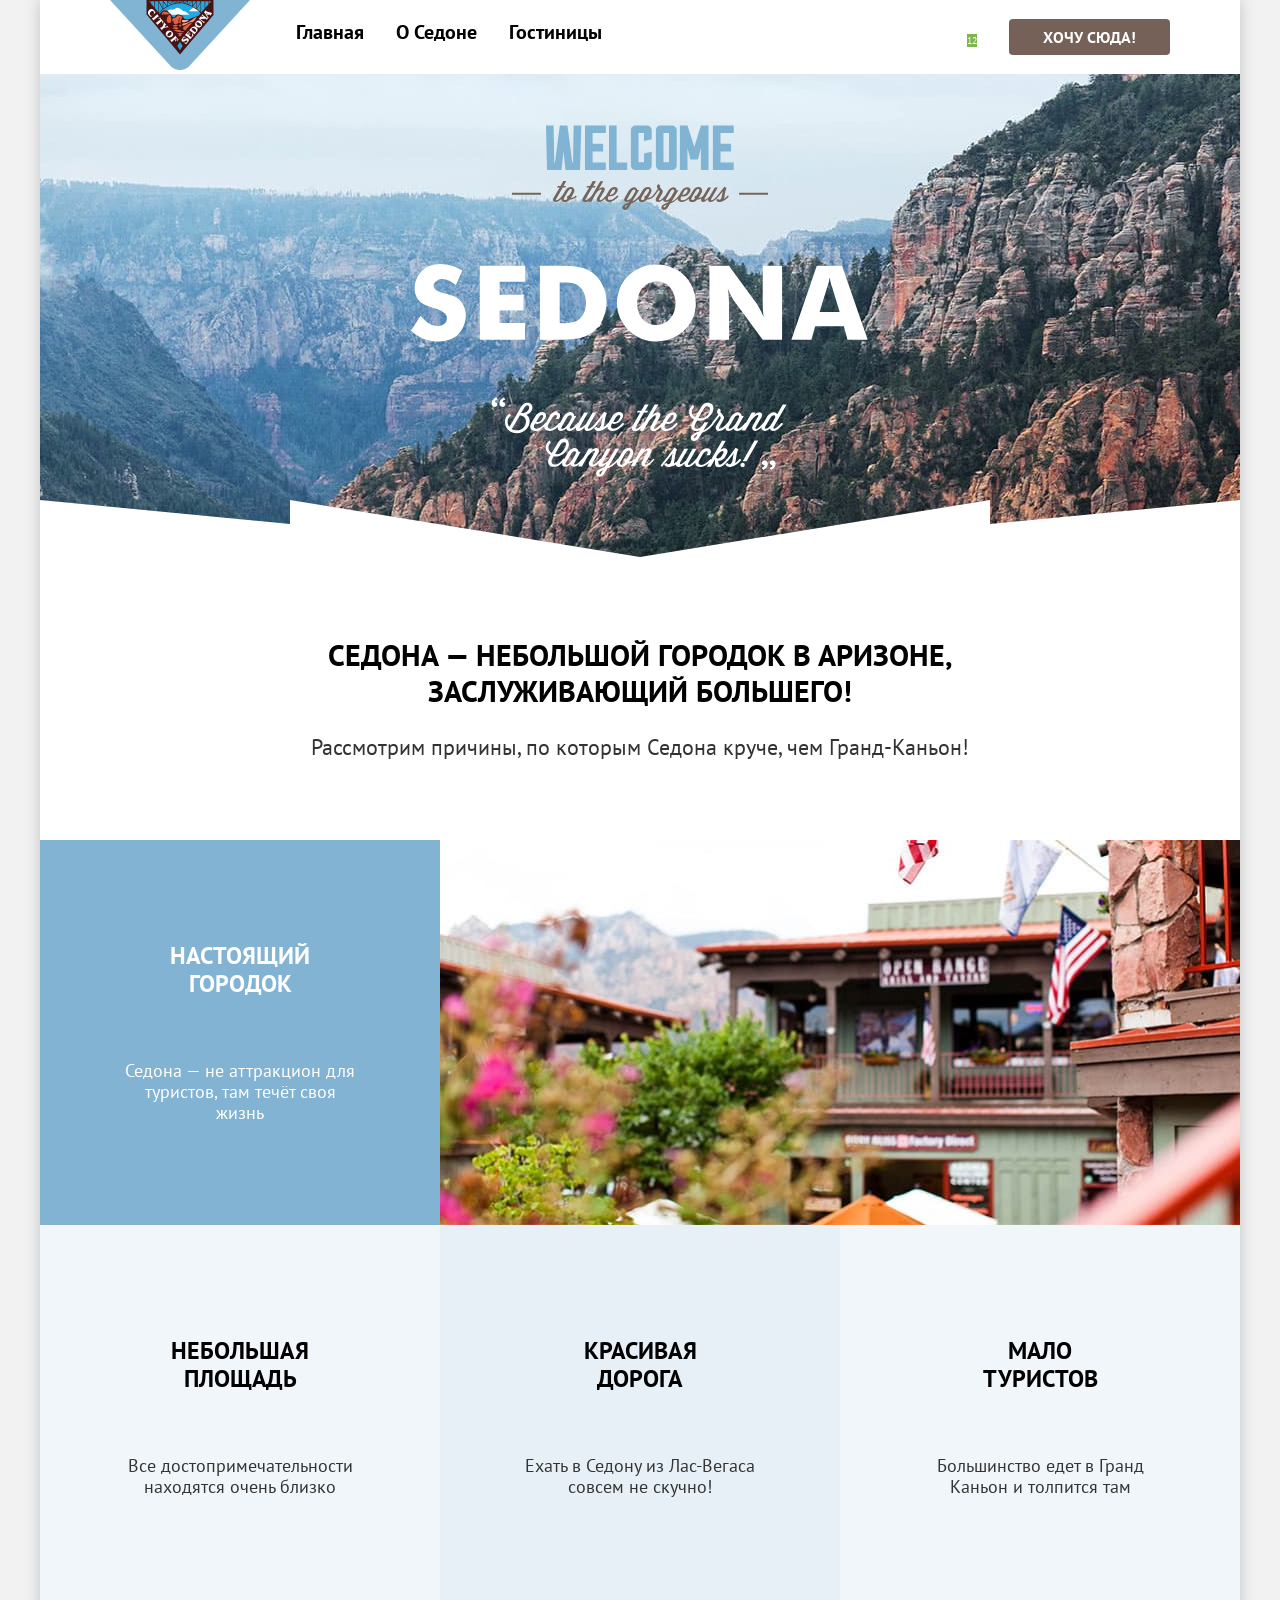
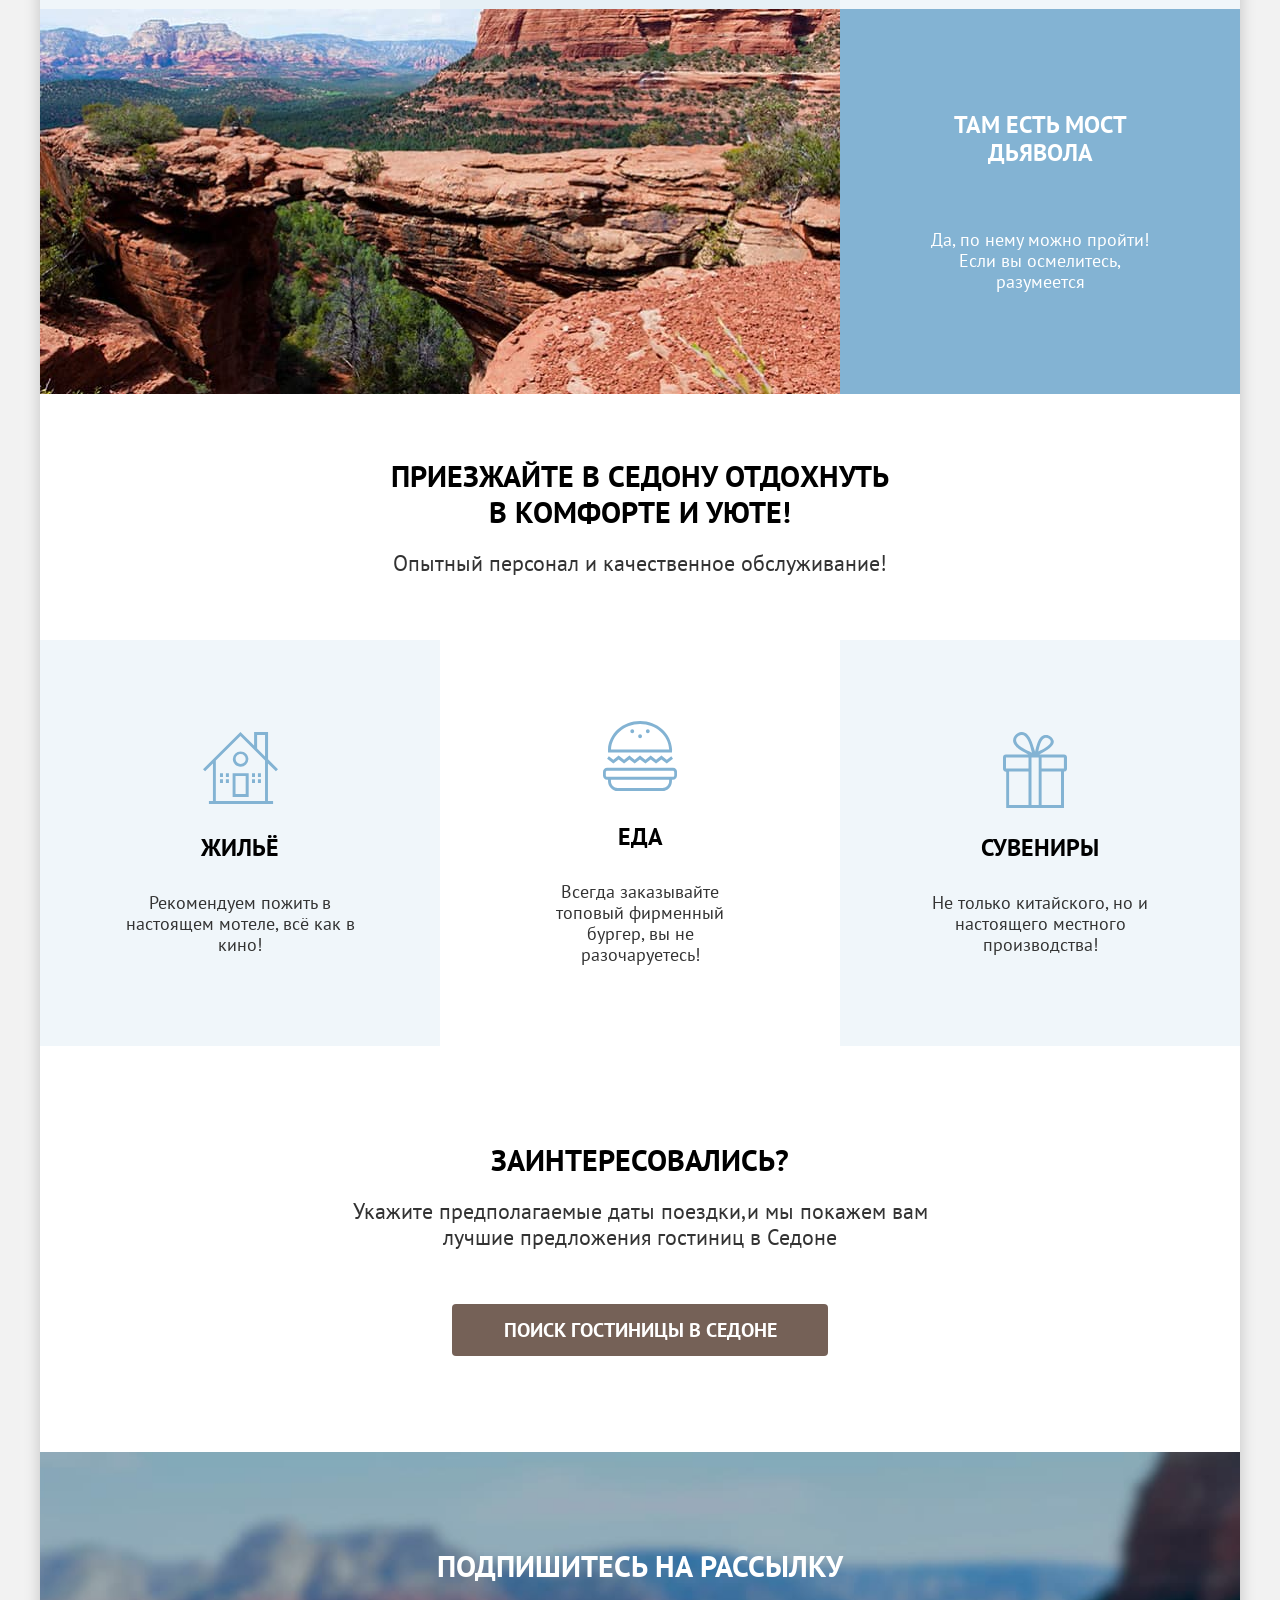
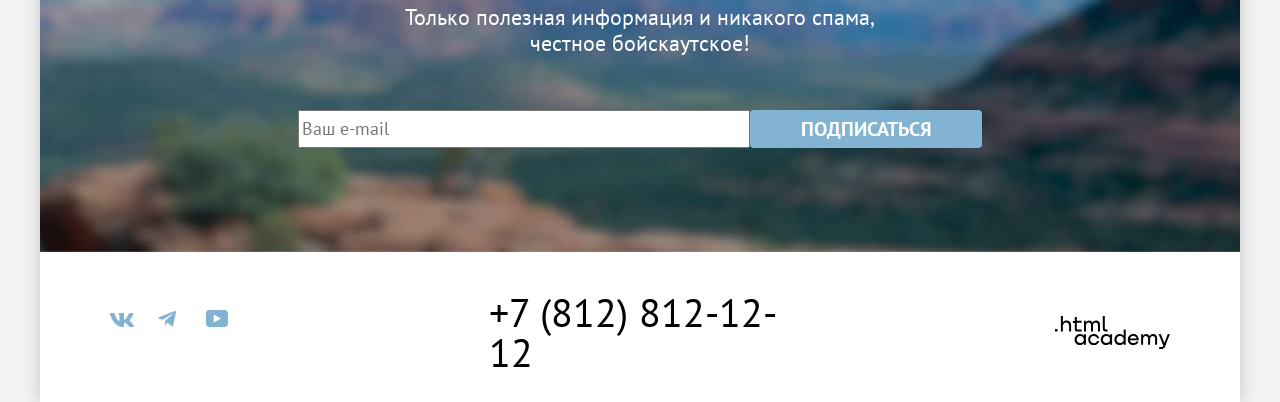
<file: index.html>
<!DOCTYPE html>
<html lang="ru">

  <head>
    <meta charset="utf-8">
    <meta name="viewport" content="width=device-width, initial-scale=1">
    <title>HTML Academy: Седона</title>
    <link rel="stylesheet" href="styles/styles.css">
  </head>

  <body>
    <div class="page-container">
      <header class="page-header" data-test="header">
        <nav class="navigation">
          <a class="page-header-logo-link" href="index.html">
            <img class="page-header-logo-image" src="images/icons/logo-sedona.svg" width="140" height="70"
              alt="Логотип Седоны">
          </a>
          <ul class="navigation-list">
            <li class="navigation-item">
              <a class="navigation-link" href="index.html" aria-current="page">Главная</a>
            </li>
            <li class="navigation-item">
              <a class="navigation-link" href="#">О Седоне</a>
            </li>
            <li class="navigation-item">
              <a class="navigation-link" href="hotels.html">Гостиницы</a>
            </li>
          </ul>
          <ul class="navigation-list user-navigation-list">
            <li class="navigation-item">
              <a class="navigation-link-user" href="#">
                <span class="visually-hidden">Поиск</span>
              </a>
            </li>
            <li class="navigation-item">
              <a class="navigation-link-user" href="#">
                <span class="visually-hidden">В избранном</span>
                <span class="user-navigation-subtext">12</span>
              </a>
            </li>
            <li class="navigation-item">
              <a class="navigation-link-user button small-size-button button-primary" href="#">Хочу сюда!</a>
            </li>
          </ul>
        </nav>
      </header>

      <main class="main" data-test="main">
        <section class="hero-container" data-test="hero">
          <h1 class="visually-hidden">Добро пожаловать в Седону</h1>
          <img class="hero-image" src="images/pictures/welcome-phrase.svg" width="458" height="352"
            alt="Welcome to the gorgeous Sedona, because the Grand Canyon sucks!">
        </section>
        <section class="sedona-advantages" data-test="advantages">
          <h2 class="visually-hidden">Преимущества Седоны</h2>
          <p class="hero-text title">Седона — небольшой городок в Аризоне,
            заслуживающий большего!</p>
          <p class="hero-subtext subtext">Рассмотрим причины, по которым Седона круче, чем Гранд-Каньон!</p>
          <ul class="sedona-advantages-list">
            <li class="sedona-advantages-item sedona-advantages-first">
              <img class="sedona-advantages-image" src="images/pictures/view-sedona-town.jpg" width="800" height="385"
                alt="Вид на городок Седона">
              <div class="sedona-advantages-text-container">
                <h3 class="sedona-advantages-title">Настоящий городок</h3>
                <p class="sedona-advantages-description">Седона — не аттракцион для туристов, там течёт своя
                  жизнь</p>
              </div>
            </li>
            <li class="sedona-advantages-item sedona-advantages-second">
              <h3 class="sedona-advantages-title">Небольшая площадь</h3>
              <p class="sedona-advantages-description">Все достопримечательности находятся очень близко</p>
            </li>
            <li class="sedona-advantages-item sedona-advantages-third">
              <h3 class="sedona-advantages-title">Красивая дорога</h3>
              <p class="sedona-advantages-description">Ехать в Седону из Лас-Вегаса совсем не скучно!</p>
            </li>
            <li class="sedona-advantages-item sedona-advantages-fourth">
              <h3 class="sedona-advantages-title">Мало туристов</h3>
              <p class="sedona-advantages-description">Большинство едет в Гранд Каньон и толпится там</p>
            </li>
            <li class="sedona-advantages-item sedona-advantages-fifth">
              <img class="sedona-advantages-image" src="images/pictures/devil-bridge.jpg" width="800" height="385"
                alt="Вид на мост Дьявола">
              <div class="sedona-advantages-text-container">
                <h3 class="sedona-advantages-title">Там есть мост дьявола</h3>
                <p class="sedona-advantages-description">Да, по нему можно пройти! Если вы осмелитесь,
                  разумеется</p>
              </div>
            </li>
          </ul>
        </section>

        <section class="services" data-test="search">
          <h2 class="visually-hidden">Сервисы, которые мы предлагаем</h2>
          <p class="services-text title">Приезжайте в Седону отдохнуть в комфорте и уюте!</p>
          <p class="services-subtext subtext">Опытный персонал и качественное обслуживание!</p>
          <ul class="services-list">
            <li class="services-item">
              <h3 class="services-list-title">Жильё</h3>
              <p class="services-item-text">Рекомендуем пожить в настоящем мотеле, всё как в кино!</p>
            </li>
            <li class="services-item">
              <h3 class="services-list-title">Еда</h3>
              <p class="services-item-text">Всегда заказывайте
                топовый фирменный бургер, вы не разочаруетесь!</p>
            </li>
            <li class="services-item">
              <h3 class="services-list-title">Сувениры</h3>
              <p class="services-item-text">Не только китайского,
                но и настоящего местного производства!</p>
            </li>
          </ul>

        </section>

        <section class="hotel-search">
          <h2 class="hotel-search-text title">Заинтересовались?</h2>
          <p class="hotel-search-subtext subtext">Укажите предполагаемые даты поездки,и мы покажем вам лучшие
            предложения гостиниц в Седоне</p>
          <button class="button big-size-button hotel-search-button button-primary" type="button"> Поиск гостиницы в
            Седоне</button>
        </section>

        <section class="subscription-index" data-test="subscribe">
          <h2 class="subscription-title">Подпишитесь на рассылку</h2>
          <p class="subscription-subtext subtext">Только полезная информация и никакого спама, честное бойскаутское!
          </p>
          <form class="subscription-form" action="https://echo.htmlacademy.ru/" method="POST">
            <label class="visually-hidden" for="subscription-email">E-mail</label>
            <input class="subscription-form-input" type="email" name="subscription-email" id="subscription-email"
              placeholder="Ваш e-mail" required>
            <button class="button big-size-button subscription-form-button button-secondary"
              type="submit">Подписаться</button>
          </form>
        </section>

      </main>

      <footer class="page-footer" data-test="footer">
        <div class="page-footer-wrapper">
          <ul class="page-footer-social-list">
            <li class="page-footer-social-item">
              <a class="page-footer-social-link" href="https://vk.com/htmlacademy">
                <span class="visually-hidden">Вконтакте</span>
              </a>
            </li>
            <li class="page-footer-social-item">
              <a class="page-footer-social-link" href="https://t.me/htmlacademy">
                <span class="visually-hidden">Телеграм</span>
              </a>
            </li>
            <li class="page-footer-social-item">
              <a class="page-footer-social-link" href="https://www.youtube.com/user/htmlacademyru">
                <span class="visually-hidden">Ютуб</span>
              </a>
            </li>
          </ul>

          <a class="page-footer-phone-link" href="tel:+7812121212">+7 (812) 812-12-12</a>

          <a class="page-footer-logo-link" href="https://htmlacademy.ru/intensive/htmlcss" target="_blank"
            rel="noopener noreferrer">
            <span class="visually-hidden">Интенсив курса Html Academy</span>
          </a>
        </div>
      </footer>
    </div>
  </body>

</html>
</file>
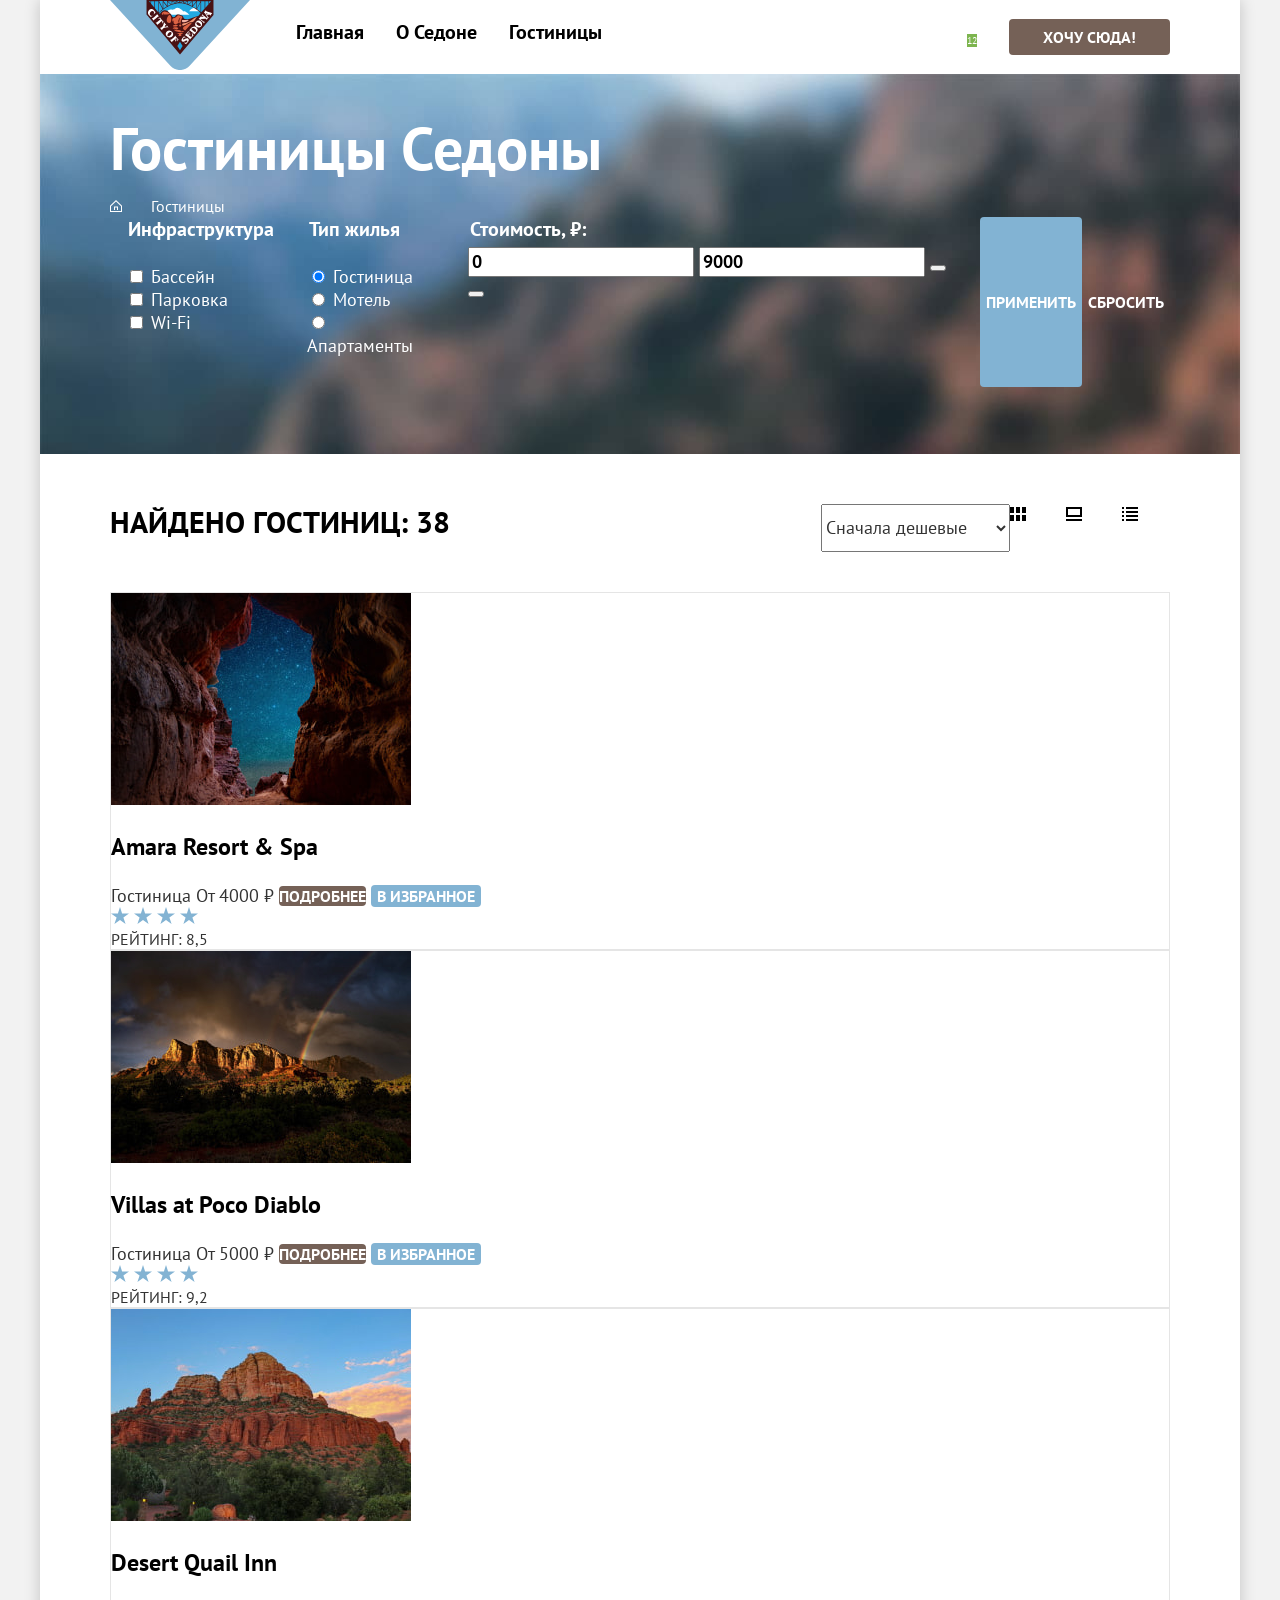
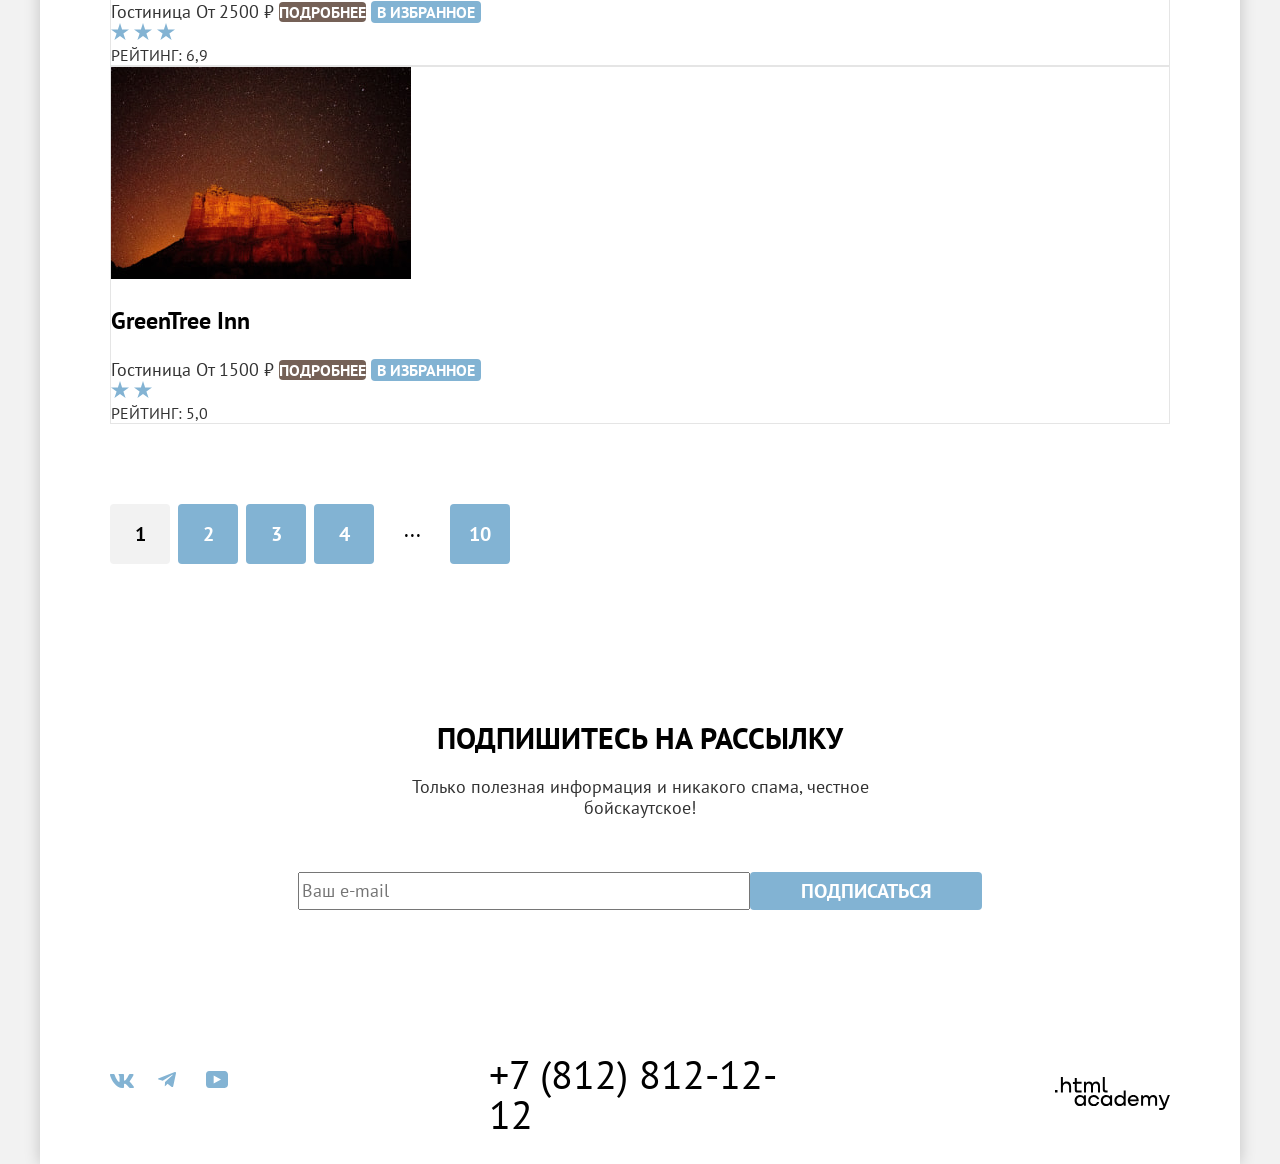
<file: hotels.html>
<!DOCTYPE html>
<html lang="ru">

  <head>
    <meta charset="UTF-8">
    <meta name="viewport" content="width=device-width, initial-scale=1.0">
    <link rel="stylesheet" href="styles/styles.css">
    <title>Гостиницы Седоны</title>
  </head>

  <body>
    <div class="page-container">
      <header class="page-header" data-test="header">
        <nav class="navigation">
          <a class="page-header-logo-link" href="index.html">
            <img class="page-header0logo-image" src="images/icons/logo-sedona.svg" width="140" height="70"
              alt="Логотип Седоны">
          </a>
          <ul class="navigation-list">
            <li class="navigation-item">
              <a class="navigation-link" href="index.html">Главная</a>
            </li>
            <li class="navigation-item">
              <a class="navigation-link" href="#">О Седоне</a>
            </li>
            <li class="navigation-item">
              <a class="navigation-link" href="hotels.html" aria-current="page">Гостиницы</a>
            </li>
          </ul>
          <ul class="navigation-list user-navigation-list">
            <li class="navigation-item">
              <a class="navigation-link-user" href="#">
                <span class="visually-hidden">Поиск</span>
              </a>
            </li>
            <li class="navigation-item">
              <a class="navigation-link-user" href="#">
                <span class="visually-hidden">В избранном</span>
                <span class="user-navigation-subtext">12</span>
              </a>
            </li>
            <li class="navigation-item">
              <a class="navigation-link-user button small-size-button button-primary" href="#">Хочу сюда!</a>
            </li>
          </ul>
        </nav>
      </header>

      <main class="main" data-test="main">

        <section class="hotels-catalog" data-test="filter">
          <header class="inner-hotels-header">
            <h1 class="inner-hotels-title">Гостиницы Седоны</h1>
            <ol class="breadcrumbs">
              <li class="breadcrumbs-item">
                <a class="breadcrumbs-item-link breadcrumbs-home-link" href="index.html">
                  <span class="visually-hidden">Главная</span>
                </a>
              </li>
              <li class="breadcrumbs-item">
                <a class="breadcrumbs-item-link" aria-current="page">Гостиницы</a>
              </li>
            </ol>
          </header>
          <form class="catalog-filters" action="https://echo.htmlacademy.ru/" method="get">

            <fieldset class="catalog-filters-group">
              <legend class="catalog-filters-title">Инфраструктура</legend>
              <ul class="catalog-filters-list">
                <li class="catalog-filters-item">
                  <label class="control" for="control-input-pool">
                    <input class="control-input" id="control-input-pool" type="checkbox" name="pool">
                    Бассейн
                  </label>
                </li>
                <li class="catalog-filters-item">
                  <label class="control" for="control-input-parking">
                    <input class="control-input" id="control-input-parking" type="checkbox" name="parking">
                    Парковка
                  </label>
                </li>
                <li class="catalog-filters-item">
                  <label class="control" for="control-input-wifi">
                    <input class="control-input" id="control-input-wifi" type="checkbox" name="wi-fi">
                    Wi-Fi
                  </label>
                </li>
              </ul>

            </fieldset>
            <fieldset class="catalog-filters-group">
              <legend class="catalog-filters-title">Тип жилья</legend>
              <ul class="catalog-filters-list">
                <li class="catalog-filters-item">
                  <label class="control">
                    <input class="control-input" id="control-input-hotel" type="radio" name="type-of-accommodation"
                      value="hotel" checked>
                    Гостиница
                  </label>
                </li>
                <li class="catalog-filters-item">
                  <label class="control">
                    <input class="control-input" type="radio" name="type-of-accommodation" value="motel">
                    Мотель
                  </label>
                </li>
                <li class="catalog-filters-item">
                  <label class="control">
                    <input class="control-input" type="radio" name="type-of-accommodation" value="apartments">
                    Апартаменты
                  </label>
                </li>
              </ul>
            </fieldset>
            <fieldset class="catalog-filters-group">
              <legend class="catalog-filters-title">Стоимость, ₽:</legend>
              <label class="filter-range-control">
                <input class="catalog-filter-input" type="text" name="min-price" value="0">
              </label>

              <label class="filter-range-control">
                <input class="catalog-filter-input" type="text" name="max-price" value="9000">
              </label>
              <button class="filter-range-toggle-min" type="button">
                <span class="visually-hidden">Минимальная цена</span>
              </button>
              <button class="filter-range-toggle-max" type="button">
                <span class="visually-hidden">Максимальная цена</span>
              </button>
            </fieldset>

            <button class="button small-size-button button-submit button-secondary" type="submit">Применить</button>
            <button class="button small-size-button button-reset" type="reset">Сбросить</button>
          </form>

        </section>

        <section class="founded-hotels" data-test="catalog">
          <div class="sorting-container">
            <h2 class="founded-hotels-text title">Найдено гостиниц: <span>38</span></h2>
            <select class="select-control" aria-label="Сортировка">
              <option value="cheap" selected>Сначала дешевые</option>
              <option value="popular">Сначала популярные</option>
              <option value="expensive">Сначала дорогие</option>
            </select>

            <a class="cards-order cards-view-card" href="catalog.html?view=tile" aria-current="page">
              <span class="visually-hidden">Показать карточки</span>
            </a>
            <a class="cards-order cards-view-big-card" href="catalog.html?view=card">
              <span class="visually-hidden">Показать большие карточки</span>
            </a>
            <a class="cards-order cards-view-list" href="catalog.html?view=list">
              <span class="visually-hidden">Показать список</span>
            </a>
          </div>

          <ul class="hotels-list">
            <li class="hotels-item">
              <a class="hotels-item-link" href="#">
                <img class="hotels-item-image" src="images/hotels-images/hotel-amara.jpg" width="300" height="212"
                  alt="Вид на звездное небо из гостиницы Amara Resort & Spa">
              </a>
              <a class="hotels-item-link" href="#">
                <h3 class="hotels-item-title">Amara Resort & Spa</h3>
              </a>
              <span class="hotels-item-type">Гостиница</span>
              <span class="hotels-item-type">От 4000 ₽</span>
              <a class="button small-size-button hotels-item-link button-primary" href="#">Подробнее</a>
              <button class="button small-size-button hotels-item-link button-secondary" type="button">В
                избранное</button>
              <div class="hotels-item-rating">
                <span class="hotels-item-star"></span>
                <span class="hotels-item-star"></span>
                <span class="hotels-item-star"></span>
                <span class="hotels-item-star"></span>
              </div>
              <span class="hotels-item-score">Рейтинг: 8,5</span>
            </li>

            <li class="hotels-item">
              <a class="hotels-item-link" href="#">
                <img class="hotels-item-image" src="images/hotels-images/hotel-diabolo.jpg" width="300" height="212"
                  alt="Вид на пустыню из гостиницы Villas at Poco Diablo">
              </a>
              <a class="hotels-item-link" href="#">
                <h3 class="hotels-item-title">Villas at Poco Diablo</h3>
              </a>
              <span class="hotels-item-type">Гостиница</span>
              <span class="hotels-item-type">От 5000 ₽</span>
              <a class="button small-size-button hotels-item-link button-primary" href="#">Подробнее</a>
              <button class="button small-size-button hotels-item-link button-secondary" type="button">В
                избранное</button>
              <div class="hotels-item-rating">
                <span class="hotels-item-star"></span>
                <span class="hotels-item-star"></span>
                <span class="hotels-item-star"></span>
                <span class="hotels-item-star"></span>
              </div>
              <span class="hotels-item-score">Рейтинг: 9,2</span>
            </li>

            <li class="hotels-item">
              <a class="hotels-item-link" href="#">
                <img class="hotels-item-image" src="images/hotels-images/hotel-desert.jpg" width="300" height="212"
                  alt="Вид днем на гору из гостиницы Desert Quail Inn">
              </a>
              <a class="hotels-item-link" href="#">
                <h3 class="hotels-item-title">Desert Quail Inn</h3>
              </a>
              <span class="hotels-item-type">Гостиница</span>
              <span class="hotels-item-type">От 2500 ₽</span>
              <a class="button small-size-button hotels-item-link button-primary" href="#">Подробнее</a>
              <button class="button  small-size-button hotels-item-link button-secondary" type="button">В
                избранное</button>
              <div class="hotels-item-rating">
                <span class="hotels-item-star"></span>
                <span class="hotels-item-star"></span>
                <span class="hotels-item-star"></span>
              </div>
              <span class="hotels-item-score">Рейтинг: 6,9</span>
            </li>

            <li class="hotels-item">
              <a class="hotels-item-link" href="#">
                <img class="hotels-item-image" src="images/hotels-images/hotel-green-tea.jpg" width="300" height="212"
                  alt="Вид на гору ночью из гостиницы GreenTree Inn">
              </a>
              <a class="hotels-item-link" href="#">
                <h3 class="hotels-item-title">GreenTree Inn</h3>
              </a>
              <span class="hotels-item-type">Гостиница</span>
              <span class="hotels-item-type">От 1500 ₽</span>
              <a class="button small-size-button hotels-item-link button-primary" href="#">Подробнее</a>
              <button class="button small-size-button hotels-item-link button-secondary" type="button">В
                избранное</button>
              <div class="hotels-item-rating">
                <span class="hotels-item-star"></span>
                <span class="hotels-item-star"></span>
              </div>
              <span class="hotels-item-score">Рейтинг: 5,0</span>
            </li>
          </ul>

          <ul class="pagination">
            <li class="pagination-item">
              <a class="pagination-item-link big-size-button" aria-current="page">1</a>
            </li>
            <li class="pagination-item">
              <a class="pagination-item-link big-size-button button-secondary" href="#">2</a>
            </li>
            <li class="pagination-item">
              <a class="pagination-item-link big-size-button button-secondary" href="#">3</a>
            </li>
            <li class="pagination-item">
              <a class="pagination-item-link big-size-button button-secondary" href="#">4</a>
            </li>
            <li class="pagination-item">
              <span class="pagination-item-link pagination-item-dots">...</span>
            </li>
            <li class="pagination-item">
              <a class="pagination-item-link big-size-button button-secondary" href="#">10</a>
            </li>

          </ul>

        </section>

        <section class="subscription" data-test="subscribe">
          <h2 class="subscription-title">Подпишитесь на рассылку</h2>
          <p class="subscription-subtext">Только полезная информация и никакого спама, честное бойскаутское!</p>
          <form class="subscription-form" action="https://echo.htmlacademy.ru/" method="post">
            <label class="visually-hidden" for="subscription-email">E-mail</label>
            <input class="subscription-form-input" type="email" name="subscription-email" id="subscription-email"
              placeholder="Ваш e-mail" required>
            <button class="button big-size-button subscription-form-button button-secondary"
              type="submit">Подписаться</button>
          </form>
        </section>
      </main>

      <footer class="page-footer" data-test="footer">
        <div class="page-footer-wrapper">
          <ul class="page-footer-social-list">
            <li class="page-footer-social-item">
              <a class="page-footer-social-link" href="https://vk.com/htmlacademy">
                <span class="visually-hidden">Вконтакте</span>
              </a>
            </li>
            <li class="page-footer-social-item">
              <a class="page-footer-social-link" href="https://t.me/htmlacademy">
                <span class="visually-hidden">Телеграм</span>
              </a>
            </li>
            <li class="page-footer-social-item">
              <a class="page-footer-social-link" href="https://www.youtube.com/user/htmlacademyru">
                <span class="visually-hidden">Ютуб</span>
              </a>
            </li>
          </ul>

          <a class="page-footer-phone-link" href="tel:+7812121212">+7 (812) 812-12-12</a>

          <a class="page-footer-logo-link" href="https://htmlacademy.ru/intensive/htmlcss" target="_blank"
            rel="noopener noreferrer">
            <span class="visually-hidden">Интенсив курса Html Academy</span>
          </a>
        </div>
      </footer>
    </div>
  </body>

</html>
</file>
<file: styles/styles.css>
@font-face {
  font-family: "PT Sans";
  font-style: normal;
  font-weight: 400;
  src: url("../fonts/ptsans-400.woff2") format("woff2");
  font-display: swap;
}

@font-face {
  font-family: "PT Sans";
  font-style: normal;
  font-weight: 700;
  src: url("../fonts/ptsans-700.woff2") format("woff2");
  font-display: swap;
}

*,
*::before,
*::after {
  box-sizing: border-box;
}

body {
  font-family: "PT Sans", sans-serif;
  font-size: 18px;
  line-height: 21px;
  color: #333333;
  background-color: #f2f2f2;
  font-weight: 400;
  font-style: normal;
  margin: 0;
}

.page-container {
  display: flex;
  flex-direction: column;
  width: 1200px;
  margin: 0 auto;
  box-shadow: 0 0 15px rgba(0, 0, 0, 0.2);
  min-height: 100vh;
}

.main {
  background-color: #ffffff;
  flex-grow: 1;
}

.page-header {
  color: #000000;
  background-color: #ffffff;
}

.navigation {
  display: flex;
  width: 1060px;
  margin: 0 auto;
}

.navigation-list {
  display: flex;
  margin: 0;
  padding: 0;
  max-width: 440px;
  list-style-type: none;
  flex-wrap: wrap;
}

.user-navigation-list {
  max-width: 300px;
  margin-left: auto;
  align-items: center;
}

.page-header-logo-link {
  width: 140px;
  margin-right: 30px;
}

.navigation-link {
  font-size: 20px;
  line-height: 24px;
  font-weight: 700;
  color: inherit;
  text-decoration: none;
  padding: 20px 16px;
  display: block;
}

.navigation-link-user {
  text-decoration: none;
  display: block;
  min-width: 20px;
  min-height: 20px;
}

.navigation-link-user:not(.button) {
  padding: 22px 12px;
}

.navigation-link-user.button {
  padding: 8px 34px;
  margin-left: 20px;
}

.user-navigation-subtext {
  background-color: #7db54f;
  color: #ffffff;
  font-size: 10px;
  line-height: 10px;
}

/* оформление кнопок */
.button {
  font-family: inherit;
  text-transform: uppercase;
  color: #ffffff;
  font-weight: 700;
  border: none;
  text-align: center;
  border-radius: 4px;
}

.big-size-button {
  font-size: 20px;
  line-height: 36px;
}

.small-size-button {
  font-size: 16px;
  line-height: 20px;
}

.button-primary {
  background-color: #756157;
}

.button-secondary {
  background-color: #82b3d3;
}

.button-reset {
  background-color: transparent;
}
/* оформление кнопок */

.hero-container {
  background-color: rgb(40, 62, 77);;
  background-image: url("../images/icons/image-detail.svg"), url("../images/backgrounds/index-background.jpg");
  background-repeat: no-repeat;
  background-size: 100% auto, cover;
  background-position: bottom, center;
  padding-top: 51px;
  padding-bottom: 80px;
}
.hero-image {
  margin: 0 auto;
  display: block;
}

.title {
  font-size: 30px;
  line-height: 36px;
  font-weight: 700;
  text-transform: uppercase;
  color: #000000;
}

.hero-text {
  text-align: center;
  width: 700px;
  margin: 0 auto;
  margin-bottom: 25px;
}

.hero-subtext {
  width: 700px;
  margin: 0 auto;
  margin-bottom: 80px;
}

.subtext {
  font-size: 22px;
  line-height: 26px;
  text-align: center
}
.sedona-advantages {
  padding-top: 80px;
}

/* Уточнить про использование гридов */

.sedona-advantages-list {
  list-style-type: none;
  margin: 0;
  padding: 0;
  display: flex;
  flex-wrap: wrap;
  /* grid-template-areas:
    "first first first"
    "second third fourth"
    "fifth fifth fifth";
  grid-template-columns: repeat(3, 400px);
  grid-template-rows: repeat(3, auto); */
}

.sedona-advantages-item:not(:first-child, :last-child) {
    padding: 112px 85px;
    flex-basis: 400px;
    flex-grow: 1;
}

.sedona-advantages-first {
  /* grid-area: first; */
  display: flex;
  flex-direction: row-reverse;
}

/* .sedona-advantages-second {
  grid-area: second;
}

.sedona-advantages-third {
  grid-area: third;
}

.sedona-advantages-fourth {
  grid-area: fourth;
} */

.sedona-advantages-fifth {
  /* grid-area: fifth; */
  display: flex;
}

.sedona-advantages-text-container {
  align-self: center;
  margin: 0 85px;
}

.sedona-advantages-title {
  font-size: 24px;
  line-height: 28px;
  text-transform: uppercase;
  font-weight: 700;
  color: #000000;
  text-align: center;
  margin: 0 auto;
  width: 175px;
  margin-bottom: 62px;
}

.sedona-advantages-item:first-child .sedona-advantages-title,
.sedona-advantages-item:last-child .sedona-advantages-title,
.sedona-advantages-item:first-child .sedona-advantages-description,
.sedona-advantages-item:last-child .sedona-advantages-description {
  color: #ffffff;
}

.sedona-advantages-item:nth-child(odd) {
  background-color: rgba(131, 179, 211, 0.2);
}

.sedona-advantages-item:nth-child(even), .services-item:nth-child(odd) {
  background-color: rgba(131, 179, 211, 0.12);
}
.sedona-advantages-item:first-child, .sedona-advantages-item:last-child {
  background-color: rgba(131, 179, 211, 1);
}

.sedona-advantages-description, .services-item-text {
  text-align: center;
  margin: 0;
}

.services {
  padding-top: 64px;
}

.services-list-title {
  font-size: 24px;
  line-height: 28px;
  text-transform: uppercase;
  font-weight: 700;
  color: #000000;
  text-align: center;
  margin-top: 0;
  margin-bottom: 30px;
}

.services-text {
  width: 515px;
  margin: 0 auto;
  text-align: center;
  margin-bottom: 20px;
}

.services-subtext {
   width: 515px;
   margin: 0 auto;
   margin-bottom: 64px;
}

.services-list {
  display: flex;
  list-style-type: none;
  padding: 0;
  margin: 0;
  flex-wrap: wrap;
}

.services-item {
  width: 400px;
  align-content: center;
  padding: 81px 85px;
}

.services-item:first-child::before{
  content: url("../images/icons/house.svg");
  width: 75px;
  height: 72px;
  display: block;
  margin: auto;
  margin-bottom: 30px;

}
.services-item:nth-child(2)::before{
  content: url("../images/icons/food.svg");
  width: 75px;
  height: 72px;
  display: block;
  margin: auto;
  margin-bottom: 30px;
}

.services-item:last-child::before{
  content: url("../images/icons/souveniers.svg");
  width: 75px;
  height: 72px;
  display: block;
  margin: auto;
  margin-bottom: 30px;
}

.subscription-index, .subscription {
  padding-top: 96px;
  padding-bottom: 104px;
}

.subscription .subscription-title {
 color: #000000
}

.subscription-index {
  background-color: #5b5b5b;
  background-image: url("../images/backgrounds/background-subscribe.jpg");
  background-repeat: no-repeat;
  background-size: cover;
  background-position: top;
  color: #ffffff
}

.subscription-title {
  font-size: 30px;
  line-height: 36px;
  font-weight: 700;
  text-transform: uppercase;
  text-align: center;
  width: 500px;
  margin: 0 auto;
  margin-bottom: 20px;
}

.subscription-subtext {
  width: 500px;
  margin: 0 auto;
}

.subscription-form {
  display: flex;
  justify-content: center;
  margin-top: 54px;
}

.subscription-form-input {
  font-family: inherit;
  font-size: 18px;
  line-height: 24px;
  width: 452px;
}

.subscription-form-button {
  width: 232px;
}

.hotel-search,.subscription-index, .subscription {
  text-align: center;
}

.hotel-search {
  padding: 96px 0;
}

.hotel-search-text {
  width: 600px;
  margin: 0 auto;
  margin-bottom: 20px;
}
.hotel-search-subtext {
  width: 600px;
  margin: 0 auto;
}

.hotel-search-button {
  width: 376px;
  margin: 0 auto;
  margin-top: 54px;
  padding: 8px 50px;
}

.hotels-catalog {
  background-color: #5b5b5b;
  background-image: url("../images/backgrounds/filters-background.jpg");
  background-repeat: no-repeat;
  background-size: cover;
  color: #ffffff;
  padding: 35px 0 67px;
}

.inner-hotels-header {
  width: 1060px;
  margin: 0 auto;
}

.inner-hotels-title {
  font-size: 60px;
  font-weight: 700;
  line-height: 78px;
  margin-top: 0;
  margin-bottom: 8px;
}

.breadcrumbs {
  display: flex;
  list-style-type: none;
  padding: 0;
  margin: 0;
}
.breadcrumbs-item-link {
  font-size: 16px;
  color: inherit;
  text-decoration: none;
  margin-right: 28px;
}

.breadcrumbs-home-link::before {
  content: url("../images/icons/home.svg");
  display: inline-block;
  width: 13px;
  height: 15px;
}

.catalog-filters-group {
  border: none;
}

.catalog-filters-list {
  list-style-type: none;
  padding: 0;
}

.catalog-filters {
  display: flex;
  width: 1060px;
  margin: 0 auto;
}

.catalog-filters-title {
  font-size: 20px;
  line-height: 24px;
  font-weight: 700;
}
.control {
  font-size: 18px;
  line-height: 23px;
}

.catalog-filter-input {
  font-family: inherit;
  font-size: inherit;
  line-height: 24px;
  font-weight: 700;
}

.select-control{
  color: inherit;
  font-family: inherit;
  font-size: inherit;
  line-height: inherit;
  font-weight: inherit;
}

.founded-hotels {
  width: 1060px;
  margin: 0 auto;
  padding: 50px 0 60px;
}

.sorting-container {
  display: flex;
  margin-bottom: 40px;
}

.founded-hotels-text {
  margin: 0;
  margin-right: auto;
}

.cards-order {
  width: 48px;
  height: 48px;
  text-decoration: none;
  margin-right: 8px;
}

.cards-order:last-child {
  margin-right: 0;
}

.cards-view-card::before {
  content: url("../images/icons/cards.svg");
}

.cards-view-big-card::before {
  content: url("../images/icons/big-cards.svg");
}

.cards-view-list::before {
  content: url("../images/icons/list.svg");
}

.hotels-list {
  list-style-type: none;
  padding: 0;
  margin: 0;
  margin-bottom: 80px;
}

.hotels-item {
  border: 1px solid #e5e5e5;
}

.hotels-item-link {
  text-decoration: none;
}

.hotels-item-title {
  font-size: 24px;
  line-height: 28px;
  font-weight: 700;
  color: #000000;
}

.hotels-item-star::before {
  content: url("../images/icons/star.svg");
  display: inline-block;
  width: 18px;
  height: 17px;
}
.hotels-item-score {
  font-size: 16px;
  line-height: 20px;
  text-transform: uppercase;
}

.pagination {
  display: flex;
  flex-wrap: wrap;
  gap: 8px;
  list-style-type: none;
  padding: 0;
  margin: 0;
}

.pagination-item-link[aria-current="page"] {
  background-color: #f2f2f2;
  color: #000000;
}

.pagination-item-link {
  color: #ffffff;
  font-weight: 700;
  text-decoration: none;
  display: block;
  width: 60px;
  height: 60px;
  padding: 12px 0;
  text-align: center;
  border-radius: 4px;
}

.pagination-item-dots {
  color: #000000;
  font-size: 22px;
  line-height: 26px;
  font-weight: 400;
}


/* Оформление футера */

.page-footer {
  background-color: #ffffff;
  color: #000000;
  padding: 40px 0 30px;
}

.page-footer-wrapper {
  width: 1060px;
  margin: 0 auto;
  display: flex;
  justify-content: space-between;
  align-items: center;
}

.page-footer-social-list {
  max-width: 200px;
  margin: 0;
  padding: 0;
  list-style-type: none;
  display: flex;
  flex-wrap: wrap;
}
.page-footer-phone-link {
  font-size: 40px;
  line-height: 40px;
  text-transform: uppercase;
  color: #000000;
  text-decoration: none;
  width: 331px;
}

.page-footer-logo-link {
   width: 115px;
}

.page-footer-logo-link::before {
  content: url("../images/icons/footer-logo.svg");
  width: 115px;
  height: 33px;
  display: block;
}

.page-footer-social-item {
  margin-bottom: 5px;
}

.page-footer-social-link {
  width: 48px;
  height: 40px;
  display: block;
}

.page-footer-social-item:first-child a::before{
  content: url("../images/icons/vk.svg");
  width: 24px;
  height: 14px;
  display: block;

}
.page-footer-social-item:nth-child(2) a::before{
  content: url("../images/icons/telegram.svg");
  width: 18px;
  height: 16px;
  display: block;
}
.page-footer-social-item:last-child a::before{
  content: url("../images/icons/you-tube.svg");
  width: 22px;
  height: 17px;
  display: block;
}
/* Оформление футера */

.visually-hidden {
  position: absolute;
  width: 1px;
  height: 1px;
  margin: -1px;
  border: 0;
  padding: 0;
  white-space: nowrap;
  clip-path: inset(100%);
  clip: rect(0 0 0 0);
  overflow: hidden;
}
</file>
